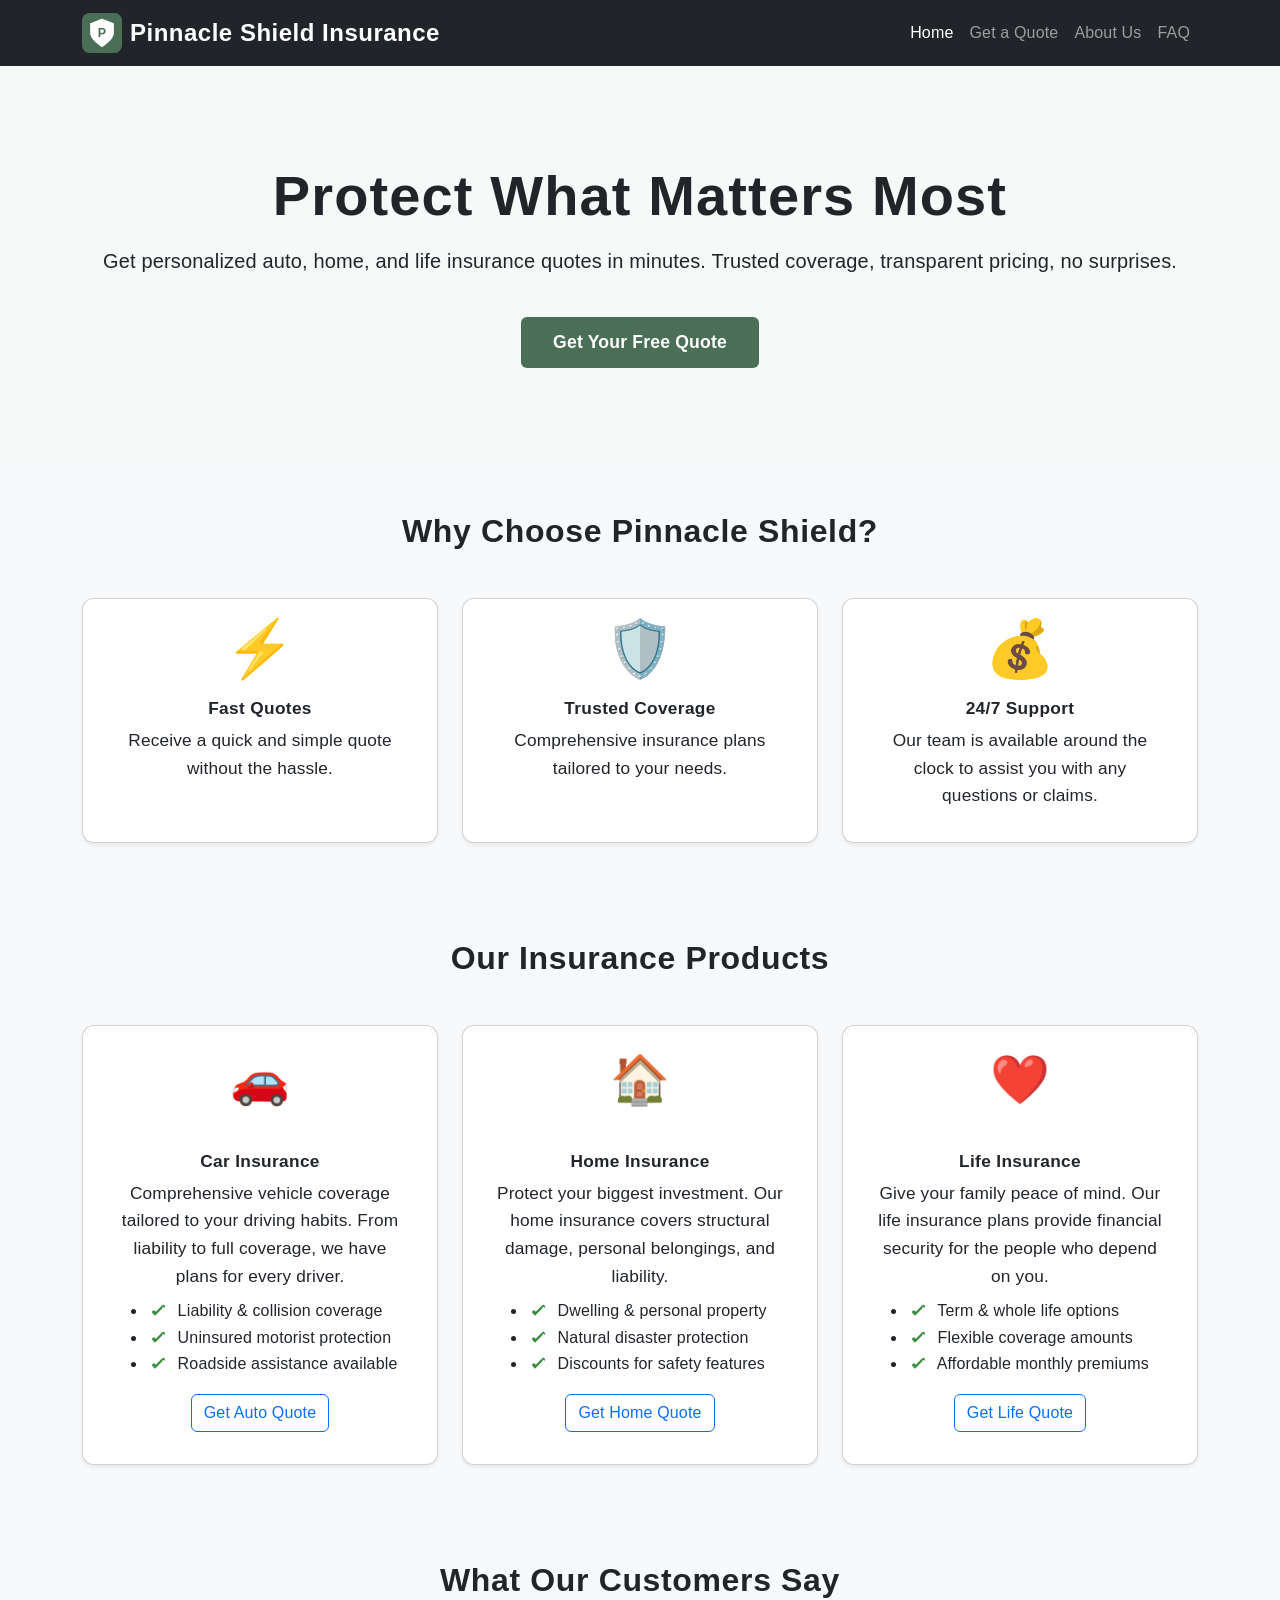
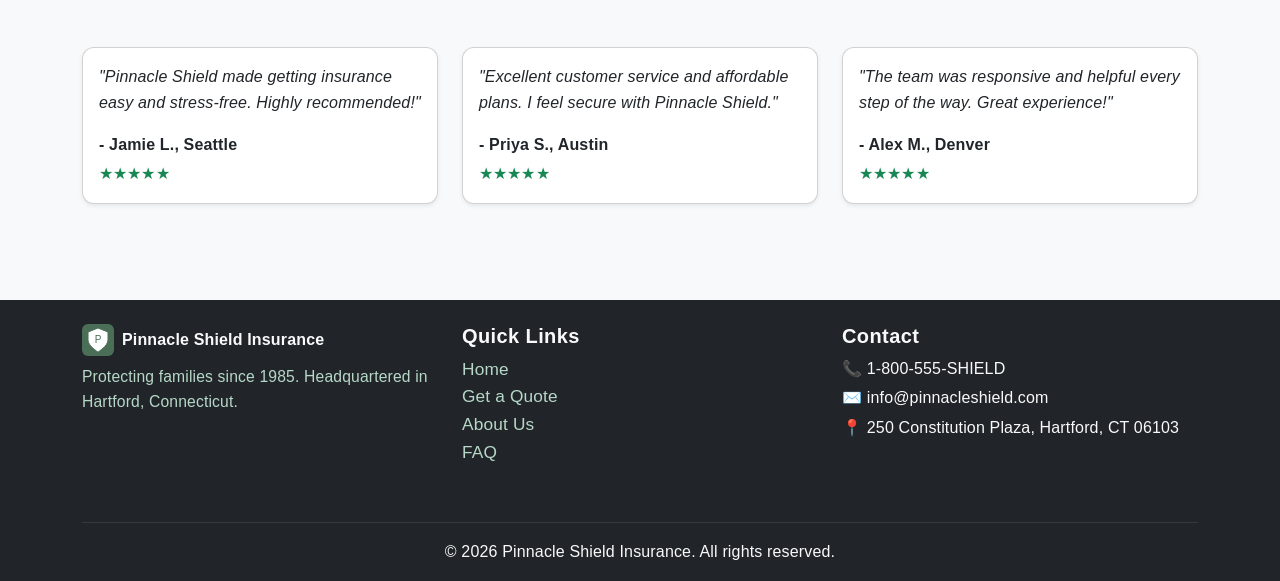
<file: index.html>
<!DOCTYPE html>
<html lang="en">
<head>
  <meta charset="UTF-8" />
  <meta name="viewport" content="width=device-width, initial-scale=1.0" />
  <title>Pinnacle Shield Insurance</title>

  <!-- Bootstrap CSS -->
  <link
    href="https://cdn.jsdelivr.net/npm/bootstrap@5.3.3/dist/css/bootstrap.min.css"
    rel="stylesheet"
  /> <!-- Custom CSS -->
  <link rel="stylesheet" href="css/styles.css" />
</head>
<body>

  <!-- Navbar -->
  <nav class="navbar navbar-expand-lg navbar-dark bg-dark">
    <div class="container">
      <a class="navbar-brand d-flex align-items-center" href="index.html">
        <svg width="40" height="40" viewBox="0 0 64 64" fill="none" xmlns="http://www.w3.org/2000/svg">
          <rect width="64" height="64" rx="12" fill="#4B6E57"/>
          <path d="M32 8L52 16V32C52 44 32 56 32 56C32 56 12 44 12 32V16L32 8Z" fill="#fff" stroke="#4B6E57" stroke-width="2"/>
          <text x="50%" y="50%" text-anchor="middle" fill="#4B6E57" font-size="20" font-family="Arial" dy=".3em">P</text>
        </svg>
        <span style="font-weight:bold; font-size:1.5rem; margin-left:8px;">Pinnacle Shield Insurance</span>
      </a>

      <button
        class="navbar-toggler"
        type="button"
        data-bs-toggle="collapse"
        data-bs-target="#navbarNav"
        aria-controls="navbarNav"
        aria-expanded="false"
        aria-label="Toggle navigation"
      >
        <span class="navbar-toggler-icon"></span>
      </button>

      <div class="collapse navbar-collapse" id="navbarNav">
        <ul class="navbar-nav ms-auto">
          <li class="nav-item">
            <a class="nav-link active" href="index.html">Home</a>
          </li>
          <li class="nav-item">
            <a class="nav-link" href="quote.html">Get a Quote</a>
          </li>
          <li class="nav-item">
            <a class="nav-link" href="about.html">About Us</a>
          </li>
          <li class="nav-item">
            <a class="nav-link" href="faq.html">FAQ</a>
          </li>
        </ul>
      </div>
    </div>
  </nav> <!-- Hero Section -->
  <header class="hero-section text-dark py-5">
    <div class="container text-center py-5">
      <h1 class="display-4 fw-bold">Protect What Matters Most</h1>
      <p class="lead mt-3">
        Get personalized auto, home, and life insurance quotes in minutes.
        Trusted coverage, transparent pricing, no surprises.
      </p>
      <a href="quote.html" class="btn get-quote-btn btn-lg mt-4">
        Get Your Free Quote
      </a>
    </div>
  </header>

  <main>
    <!-- Why Choose Us --><section class="py-5">
      <div class="container">
        <h2 class="text-center mb-5">Why Choose Pinnacle Shield?</h2>

        <div class="row g-4">
          <div class="col-md-4">
            <div class="card h-100 shadow-sm text-center p-3">
              <div class="display-4">⚡</div>
              <div class="card-body">
                <h5 class="card-title">Fast Quotes</h5>
                <p class="card-text">
                  Receive a quick and simple quote without the hassle.
                </p>
              </div>
            </div>
          </div>
          <div class="col-md-4">
            <div class="card h-100 shadow-sm text-center p-3">
              <div class="display-4">🛡️</div>
              <div class="card-body">
                <h5 class="card-title">Trusted Coverage</h5>
                <p class="card-text">
                  Comprehensive insurance plans tailored to your needs.
                </p>
              </div>
            </div>
          </div>

          <div class="col-md-4">
            <div class="card h-100 shadow-sm text-center p-3">
              <div class="display-4">💰</div>
              <div class="card-body">
                <h5 class="card-title">24/7 Support</h5>
                <p class="card-text">
                  Our team is available around the clock to assist you with any questions or claims.
                </p>
              </div>
            </div>
          </div>
        </div>
      </div>
    </section> 
    
    <!-- Insurance Products -->
    <section class="py-5 bg-light">
      <div class="container">
        <h2 class="text-center mb-5">Our Insurance Products</h2>
        <div class="row g-4">
          <div class="col-md-4">
            <div class="card h-100 shadow-sm text-center p-3">
              <span class="product-emoji">🚗</span>
              <div class="card-body">
                <h5 class="card-title">Car Insurance</h5>
                <p class="card-text mb-2">Comprehensive vehicle coverage tailored to your driving habits. From liability to full coverage, we have plans for every driver.</p>
                <ul class="product-features text-start mb-3">
                  <li><span class="feature-icon"><svg xmlns="http://www.w3.org/2000/svg" width="18" height="18" fill="#388e3c" viewBox="0 0 16 16"><path d="M13.485 1.929a1.5 1.5 0 0 1 0 2.121l-6.364 6.364-2.121-2.121a1.5 1.5 0 1 1 2.121-2.121l.707.707 5.657-5.657a1.5 1.5 0 0 1 2.121 2.121z"/></svg></span> Liability & collision coverage</li>
                  <li><span class="feature-icon"><svg xmlns="http://www.w3.org/2000/svg" width="18" height="18" fill="#388e3c" viewBox="0 0 16 16"><path d="M13.485 1.929a1.5 1.5 0 0 1 0 2.121l-6.364 6.364-2.121-2.121a1.5 1.5 0 1 1 2.121-2.121l.707.707 5.657-5.657a1.5 1.5 0 0 1 2.121 2.121z"/></svg></span> Uninsured motorist protection</li>
                  <li><span class="feature-icon"><svg xmlns="http://www.w3.org/2000/svg" width="18" height="18" fill="#388e3c" viewBox="0 0 16 16"><path d="M13.485 1.929a1.5 1.5 0 0 1 0 2.121l-6.364 6.364-2.121-2.121a1.5 1.5 0 1 1 2.121-2.121l.707.707 5.657-5.657a1.5 1.5 0 0 1 2.121 2.121z"/></svg></span> Roadside assistance available</li>
                </ul>
                <a href="quote.html" class="btn btn-outline-primary">Get Auto Quote</a>
              </div>
            </div>
          </div>
          <div class="col-md-4">
            <div class="card h-100 shadow-sm text-center p-3">
              <span class="product-emoji">🏠</span>
              <div class="card-body">
                <h5 class="card-title">Home Insurance</h5>
                <p class="card-text mb-2">Protect your biggest investment. Our home insurance covers structural damage, personal belongings, and liability.</p>
                <ul class="product-features text-start mb-3">
                  <li><span class="feature-icon"><svg xmlns="http://www.w3.org/2000/svg" width="18" height="18" fill="#388e3c" viewBox="0 0 16 16"><path d="M13.485 1.929a1.5 1.5 0 0 1 0 2.121l-6.364 6.364-2.121-2.121a1.5 1.5 0 1 1 2.121-2.121l.707.707 5.657-5.657a1.5 1.5 0 0 1 2.121 2.121z"/></svg></span> Dwelling & personal property</li>
                  <li><span class="feature-icon"><svg xmlns="http://www.w3.org/2000/svg" width="18" height="18" fill="#388e3c" viewBox="0 0 16 16"><path d="M13.485 1.929a1.5 1.5 0 0 1 0 2.121l-6.364 6.364-2.121-2.121a1.5 1.5 0 1 1 2.121-2.121l.707.707 5.657-5.657a1.5 1.5 0 0 1 2.121 2.121z"/></svg></span> Natural disaster protection</li>
                  <li><span class="feature-icon"><svg xmlns="http://www.w3.org/2000/svg" width="18" height="18" fill="#388e3c" viewBox="0 0 16 16"><path d="M13.485 1.929a1.5 1.5 0 0 1 0 2.121l-6.364 6.364-2.121-2.121a1.5 1.5 0 1 1 2.121-2.121l.707.707 5.657-5.657a1.5 1.5 0 0 1 2.121 2.121z"/></svg></span> Discounts for safety features</li>
                </ul>
                <a href="quote.html" class="btn btn-outline-primary">Get Home Quote</a>
              </div>
            </div>
          </div>
          <div class="col-md-4">
            <div class="card h-100 shadow-sm text-center p-3">
              <span class="product-emoji">❤️</span>
              <div class="card-body">
                <h5 class="card-title">Life Insurance</h5>
                <p class="card-text mb-2">Give your family peace of mind. Our life insurance plans provide financial security for the people who depend on you.</p>
                <ul class="product-features text-start mb-3">
                  <li><span class="feature-icon"><svg xmlns="http://www.w3.org/2000/svg" width="18" height="18" fill="#388e3c" viewBox="0 0 16 16"><path d="M13.485 1.929a1.5 1.5 0 0 1 0 2.121l-6.364 6.364-2.121-2.121a1.5 1.5 0 1 1 2.121-2.121l.707.707 5.657-5.657a1.5 1.5 0 0 1 2.121 2.121z"/></svg></span> Term & whole life options</li>
                  <li><span class="feature-icon"><svg xmlns="http://www.w3.org/2000/svg" width="18" height="18" fill="#388e3c" viewBox="0 0 16 16"><path d="M13.485 1.929a1.5 1.5 0 0 1 0 2.121l-6.364 6.364-2.121-2.121a1.5 1.5 0 1 1 2.121-2.121l.707.707 5.657-5.657a1.5 1.5 0 0 1 2.121 2.121z"/></svg></span> Flexible coverage amounts</li>
                  <li><span class="feature-icon"><svg xmlns="http://www.w3.org/2000/svg" width="18" height="18" fill="#388e3c" viewBox="0 0 16 16"><path d="M13.485 1.929a1.5 1.5 0 0 1 0 2.121l-6.364 6.364-2.121-2.121a1.5 1.5 0 1 1 2.121-2.121l.707.707 5.657-5.657a1.5 1.5 0 0 1 2.121 2.121z"/></svg></span> Affordable monthly premiums</li>
                </ul>
                <a href="quote.html" class="btn btn-outline-primary">Get Life Quote</a>
              </div>
            </div>
          </div>
        </div>
      </div>
    </section>
    <section class="py-5">
      <div class="container">
        <h2 class="text-center mb-5">What Our Customers Say</h2>
        <div class="row g-4">
          <div class="col-md-4">
            <div class="card h-100 shadow-sm p-3">
              <p class="fst-italic">
                "Pinnacle Shield made getting insurance easy and stress-free. Highly recommended!"
              </p>
              <p class="fw-bold mb-1">- Jamie L., Seattle</p>
              <p class="text-success mb-0">★★★★★</p>
            </div>
          </div>
          <div class="col-md-4">
            <div class="card h-100 shadow-sm p-3">
              <p class="fst-italic">
                "Excellent customer service and affordable plans. I feel secure with Pinnacle Shield."
              </p>
              <p class="fw-bold mb-1">- Priya S., Austin</p>
              <p class="text-success mb-0">★★★★★</p>
            </div>
          </div>
          <div class="col-md-4">
            <div class="card h-100 shadow-sm p-3">
              <p class="fst-italic">
                "The team was responsive and helpful every step of the way. Great experience!"
              </p>
              <p class="fw-bold mb-1">- Alex M., Denver</p>
              <p class="text-success mb-0">★★★★★</p>
            </div>
          </div>
        </div>
      </div>
    </section>
  </main> <!-- Footer -->
  <footer class="site-footer text-light pt-4 mt-5">
    <div class="container">
      <div class="row">
        <div class="col-md-4 mb-4">
          <div class="d-flex align-items-center mb-2">
            <svg width="32" height="32" viewBox="0 0 64 64" fill="none" xmlns="http://www.w3.org/2000/svg">
              <rect width="64" height="64" rx="12" fill="#4B6E57"/>
              <path d="M32 8L52 16V32C52 44 32 56 32 56C32 56 12 44 12 32V16L32 8Z" fill="#fff" stroke="#4B6E57" stroke-width="2"/>
              <text x="50%" y="50%" text-anchor="middle" fill="#4B6E57" font-size="20" font-family="Arial" dy=".3em">P</text>
            </svg>
            <span style="font-weight:bold; margin-left:8px;">Pinnacle Shield Insurance</span>
          </div>
          <span class="footer-tagline">Protecting families since 1985. Headquartered in Hartford, Connecticut.</span>
        </div>
        <div class="col-md-4 mb-4">
          <h5>Quick Links</h5>
          <ul class="list-unstyled">
            <li><a class="footer-link" href="index.html">Home</a></li>
            <li><a class="footer-link" href="quote.html">Get a Quote</a></li>
            <li><a class="footer-link" href="about.html">About Us</a></li>
            <li><a class="footer-link" href="faq.html">FAQ</a></li>
          </ul>
        </div>
        <div class="col-md-4 mb-4">
          <h5>Contact</h5>
          <p class="mb-1">📞 1-800-555-SHIELD</p>
          <p class="mb-1">✉️ info@pinnacleshield.com</p>
          <p>📍 250 Constitution Plaza, Hartford, CT 06103</p>
        </div>
      </div>
      <hr class="border-secondary" />
      <p class="text-center mb-0 pb-3">
        &copy; 2026 Pinnacle Shield Insurance. All rights reserved.
      </p>
    </div>
  </footer>

  <!-- Bootstrap JS -->
  <script src="https://cdn.jsdelivr.net/npm/bootstrap@5.3.3/dist/js/bootstrap.bundle.min.js"></script>
  <!-- Main JS -->
  <script src="js/main.js"></script>
</body>
</html>
</file>
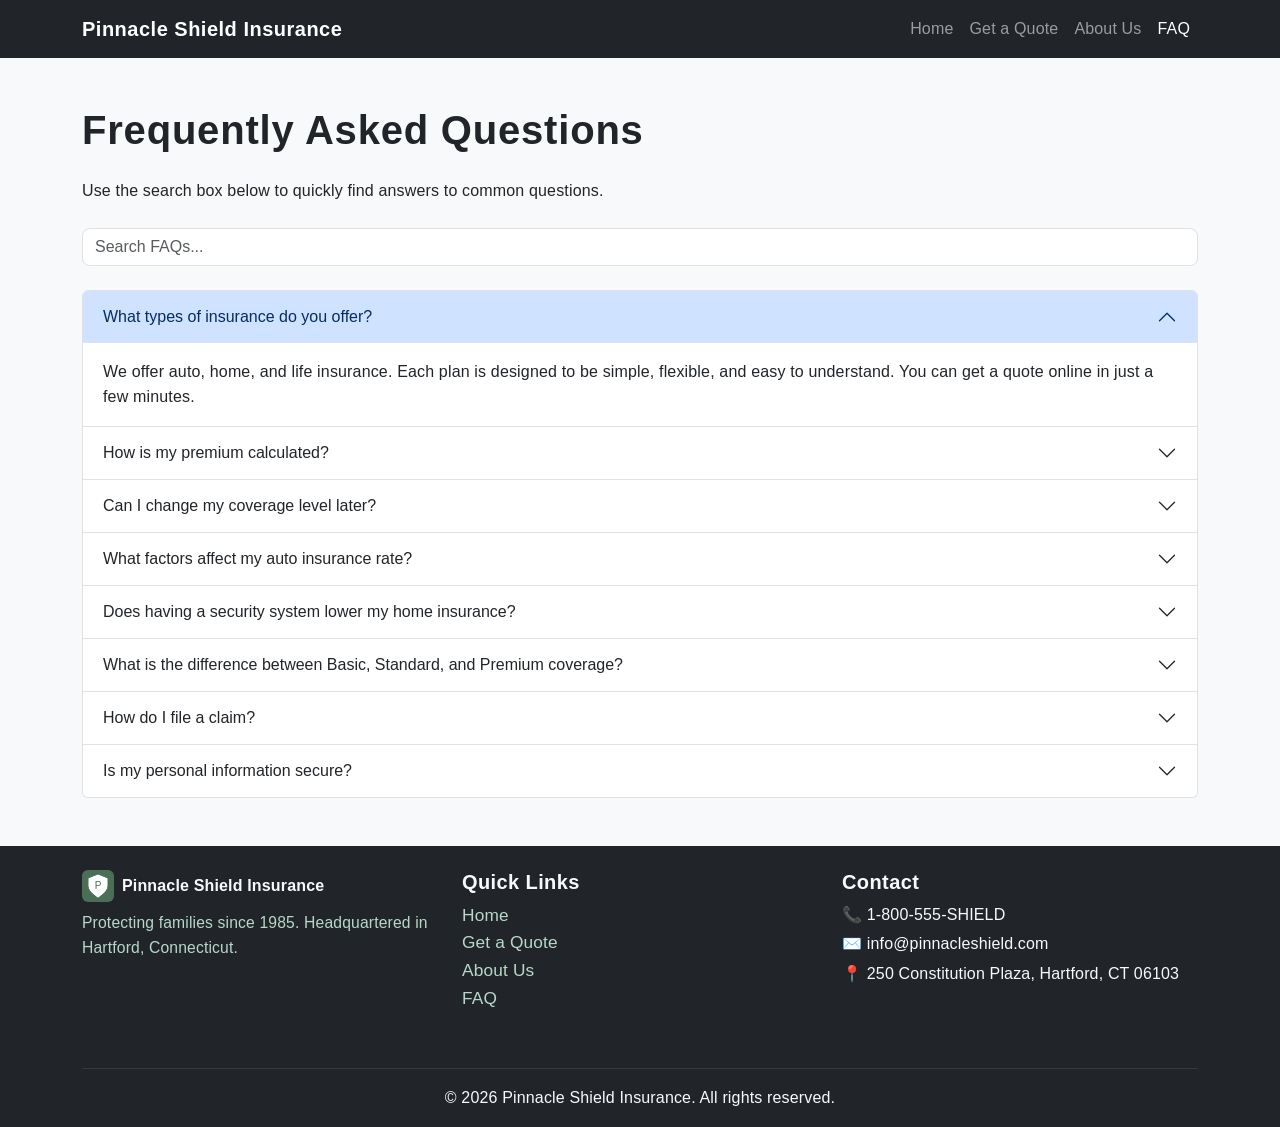
<file: faq.html>
<!DOCTYPE html>
<html lang="en">
<head>
  <meta charset="UTF-8" />
  <meta name="viewport" content="width=device-width, initial-scale=1.0" />
  <title>FAQ | Pinnacle Shield Insurance</title>

  <!-- Bootstrap CSS -->
  <link
    href="https://cdn.jsdelivr.net/npm/bootstrap@5.3.3/dist/css/bootstrap.min.css"
    rel="stylesheet"
  />

  <!-- Custom CSS -->
  <link rel="stylesheet" href="css/styles.css" />
</head>
<body>

  <!-- Navbar -->
  <nav class="navbar navbar-expand-lg navbar-dark bg-dark">
    <div class="container">
      <a class="navbar-brand" href="index.html">Pinnacle Shield Insurance</a>

      <button
        class="navbar-toggler"
        type="button"
        data-bs-toggle="collapse"
        data-bs-target="#navbarNav"
        aria-controls="navbarNav"
        aria-expanded="false"
        aria-label="Toggle navigation"
      >
        <span class="navbar-toggler-icon"></span>
      </button>

      <div class="collapse navbar-collapse" id="navbarNav">
        <ul class="navbar-nav ms-auto">
          <li class="nav-item">
            <a class="nav-link" href="index.html">Home</a>
          </li>
          <li class="nav-item">
            <a class="nav-link" href="quote.html">Get a Quote</a>
          </li>
          <li class="nav-item">
            <a class="nav-link" href="about.html">About Us</a>
          </li>
          <li class="nav-item">
            <a class="nav-link active" href="faq.html">FAQ</a>
          </li>
        </ul>
      </div>
    </div>
  </nav>

  <!-- Main content -->
  <main class="container my-5">
    <h1 class="mb-4">Frequently Asked Questions</h1>

    <p class="mb-4">
      Use the search box below to quickly find answers to common questions.
    </p>

    <!-- Search -->
    <input
      type="text"
      id="faq-search"
      class="form-control mb-4"
      placeholder="Search FAQs..."
    />

    <!-- Accordion -->
    <div class="accordion" id="faqAccordion">

      <!-- FAQ 1 -->
      <div class="accordion-item accordionitem">
        <h2 class="accordion-header" id="headingOne">
          <button
            class="accordion-button"
            type="button"
            data-bs-toggle="collapse"
            data-bs-target="#faq1"
            aria-expanded="true"
            aria-controls="faq1"
          >
            What types of insurance do you offer?
          </button>
        </h2>
        <div
          id="faq1"
          class="accordion-collapse collapse show"
          aria-labelledby="headingOne"
          data-bs-parent="#faqAccordion"
        >
          <div class="accordion-body">
            We offer auto, home, and life insurance. Each plan is designed to be simple,
            flexible, and easy to understand. You can get a quote online in just a few minutes.
          </div>
        </div>
      </div>

      <!-- FAQ 2 -->
      <div class="accordion-item accordionitem">
        <h2 class="accordion-header" id="headingTwo">
          <button
            class="accordion-button collapsed"
            type="button"
            data-bs-toggle="collapse"
            data-bs-target="#faq2"
            aria-expanded="false"
            aria-controls="faq2"
          >
            How is my premium calculated?
          </button>
        </h2>
        <div
          id="faq2"
          class="accordion-collapse collapse"
          aria-labelledby="headingTwo"
          data-bs-parent="#faqAccordion"
        >
          <div class="accordion-body">
            Your premium is based on factors such as age, ZIP code, coverage level, and
            insurance type. The quote builder uses these details to create a mock premium
            estimate for your selected plan.
          </div>
        </div>
      </div>

      <!-- FAQ 3 -->
      <div class="accordion-item accordionitem">
        <h2 class="accordion-header" id="headingThree">
          <button
            class="accordion-button collapsed"
            type="button"
            data-bs-toggle="collapse"
            data-bs-target="#faq3"
            aria-expanded="false"
            aria-controls="faq3"
          >
            Can I change my coverage level later?
          </button>
        </h2>
        <div
          id="faq3"
          class="accordion-collapse collapse"
          aria-labelledby="headingThree"
          data-bs-parent="#faqAccordion"
        >
          <div class="accordion-body">
            Yes, you can change your coverage level later if your needs change. Our team can
            help you adjust your plan so it continues to fit your situation.
          </div>
        </div>
      </div>

      <!-- FAQ 4 -->
      <div class="accordion-item accordionitem">
        <h2 class="accordion-header" id="headingFour">
          <button
            class="accordion-button collapsed"
            type="button"
            data-bs-toggle="collapse"
            data-bs-target="#faq4"
            aria-expanded="false"
            aria-controls="faq4"
          >
            What factors affect my auto insurance rate?
          </button>
        </h2>
        <div
          id="faq4"
          class="accordion-collapse collapse"
          aria-labelledby="headingFour"
          data-bs-parent="#faqAccordion"
        >
          <div class="accordion-body">
            Auto insurance rates may be affected by age, driving history, vehicle year,
            annual mileage, and coverage level. Safer driving habits and lower mileage
            may help reduce your premium.
          </div>
        </div>
      </div>

      <!-- FAQ 5 -->
      <div class="accordion-item accordionitem">
        <h2 class="accordion-header" id="headingFive">
          <button
            class="accordion-button collapsed"
            type="button"
            data-bs-toggle="collapse"
            data-bs-target="#faq5"
            aria-expanded="false"
            aria-controls="faq5"
          >
            Does having a security system lower my home insurance?
          </button>
        </h2>
        <div
          id="faq5"
          class="accordion-collapse collapse"
          aria-labelledby="headingFive"
          data-bs-parent="#faqAccordion"
        >
          <div class="accordion-body">
            Yes, having a security system can reduce your home insurance premium. Fire
            sprinklers may also lower the cost because they reduce risk to the home.
          </div>
        </div>
      </div>

      <!-- FAQ 6 -->
      <div class="accordion-item accordionitem">
        <h2 class="accordion-header" id="headingSix">
          <button
            class="accordion-button collapsed"
            type="button"
            data-bs-toggle="collapse"
            data-bs-target="#faq6"
            aria-expanded="false"
            aria-controls="faq6"
          >
            What is the difference between Basic, Standard, and Premium coverage?
          </button>
        </h2>
        <div
          id="faq6"
          class="accordion-collapse collapse"
          aria-labelledby="headingSix"
          data-bs-parent="#faqAccordion"
        >
          <div class="accordion-body">
            Basic is the lowest coverage level, Standard offers a balanced middle option,
            and Premium provides the most comprehensive protection. The right choice depends
            on your budget and how much coverage you want.
          </div>
        </div>
      </div>

      <!-- FAQ 7 -->
      <div class="accordion-item accordionitem">
        <h2 class="accordion-header" id="headingSeven">
          <button
            class="accordion-button collapsed"
            type="button"
            data-bs-toggle="collapse"
            data-bs-target="#faq7"
            aria-expanded="false"
            aria-controls="faq7"
          >
            How do I file a claim?
          </button>
        </h2>
        <div
          id="faq7"
          class="accordion-collapse collapse"
          aria-labelledby="headingSeven"
          data-bs-parent="#faqAccordion"
        >
          <div class="accordion-body">
            You can file a claim by contacting our support team or using our online claim
            process. We will guide you through the next steps and help you understand what
            information is needed.
          </div>
        </div>
      </div>

      <!-- FAQ 8 -->
      <div class="accordion-item accordionitem">
        <h2 class="accordion-header" id="headingEight">
          <button
            class="accordion-button collapsed"
            type="button"
            data-bs-toggle="collapse"
            data-bs-target="#faq8"
            aria-expanded="false"
            aria-controls="faq8"
          >
            Is my personal information secure?
          </button>
        </h2>
        <div
          id="faq8"
          class="accordion-collapse collapse"
          aria-labelledby="headingEight"
          data-bs-parent="#faqAccordion"
        >
          <div class="accordion-body">
            Yes, we take security seriously and use safe practices to protect your personal
            information. Your data is handled carefully and only used for your quote and
            insurance needs.
          </div>
        </div>
      </div>

    </div>
  </main>

  <!-- Footer -->
  <footer class="site-footer text-light pt-4 mt-5">
    <div class="container">
      <div class="row">
        <div class="col-md-4 mb-4">
          <div class="d-flex align-items-center mb-2">
            <svg width="32" height="32" viewBox="0 0 64 64" fill="none" xmlns="http://www.w3.org/2000/svg">
              <rect width="64" height="64" rx="12" fill="#4B6E57"/>
              <path d="M32 8L52 16V32C52 44 32 56 32 56C32 56 12 44 12 32V16L32 8Z" fill="#fff" stroke="#4B6E57" stroke-width="2"/>
              <text x="50%" y="50%" text-anchor="middle" fill="#4B6E57" font-size="20" font-family="Arial" dy=".3em">P</text>
            </svg>
            <span style="font-weight:bold; margin-left:8px;">Pinnacle Shield Insurance</span>
          </div>
          <span class="footer-tagline">Protecting families since 1985. Headquartered in Hartford, Connecticut.</span>
        </div>
        <div class="col-md-4 mb-4">
          <h5>Quick Links</h5>
          <ul class="list-unstyled">
            <li><a class="footer-link" href="index.html">Home</a></li>
            <li><a class="footer-link" href="quote.html">Get a Quote</a></li>
            <li><a class="footer-link" href="about.html">About Us</a></li>
            <li><a class="footer-link" href="faq.html">FAQ</a></li>
          </ul>
        </div>
        <div class="col-md-4 mb-4">
          <h5>Contact</h5>
          <p class="mb-1">📞 1-800-555-SHIELD</p>
          <p class="mb-1">✉️ info@pinnacleshield.com</p>
          <p>📍 250 Constitution Plaza, Hartford, CT 06103</p>
        </div>
      </div>
      <hr class="border-secondary" />
      <p class="text-center mb-0 pb-3">
        &copy; 2026 Pinnacle Shield Insurance. All rights reserved.
      </p>
    </div>
  </footer>

  <!-- Bootstrap JS -->
  <script
    src="https://cdn.jsdelivr.net/npm/bootstrap@5.3.3/dist/js/bootstrap.bundle.min.js"
  ></script>

  <!-- Main JS -->
  <script src="js/main.js"></script>
  <script>
    var searchInput = document.getElementById('faq-search');
    if (searchInput) {
      searchInput.addEventListener('input', function() {
        var searchTerm = this.value.toLowerCase();
        var items = document.querySelectorAll('.accordionitem');
        items.forEach(function(item) {
          var text = item.textContent.toLowerCase();
          if (text.indexOf(searchTerm) !== -1) {
            item.style.display = '';
          } else {
            item.style.display = 'none';
          }
        });
      });
    }
  </script>
</body>
</html>
</file>
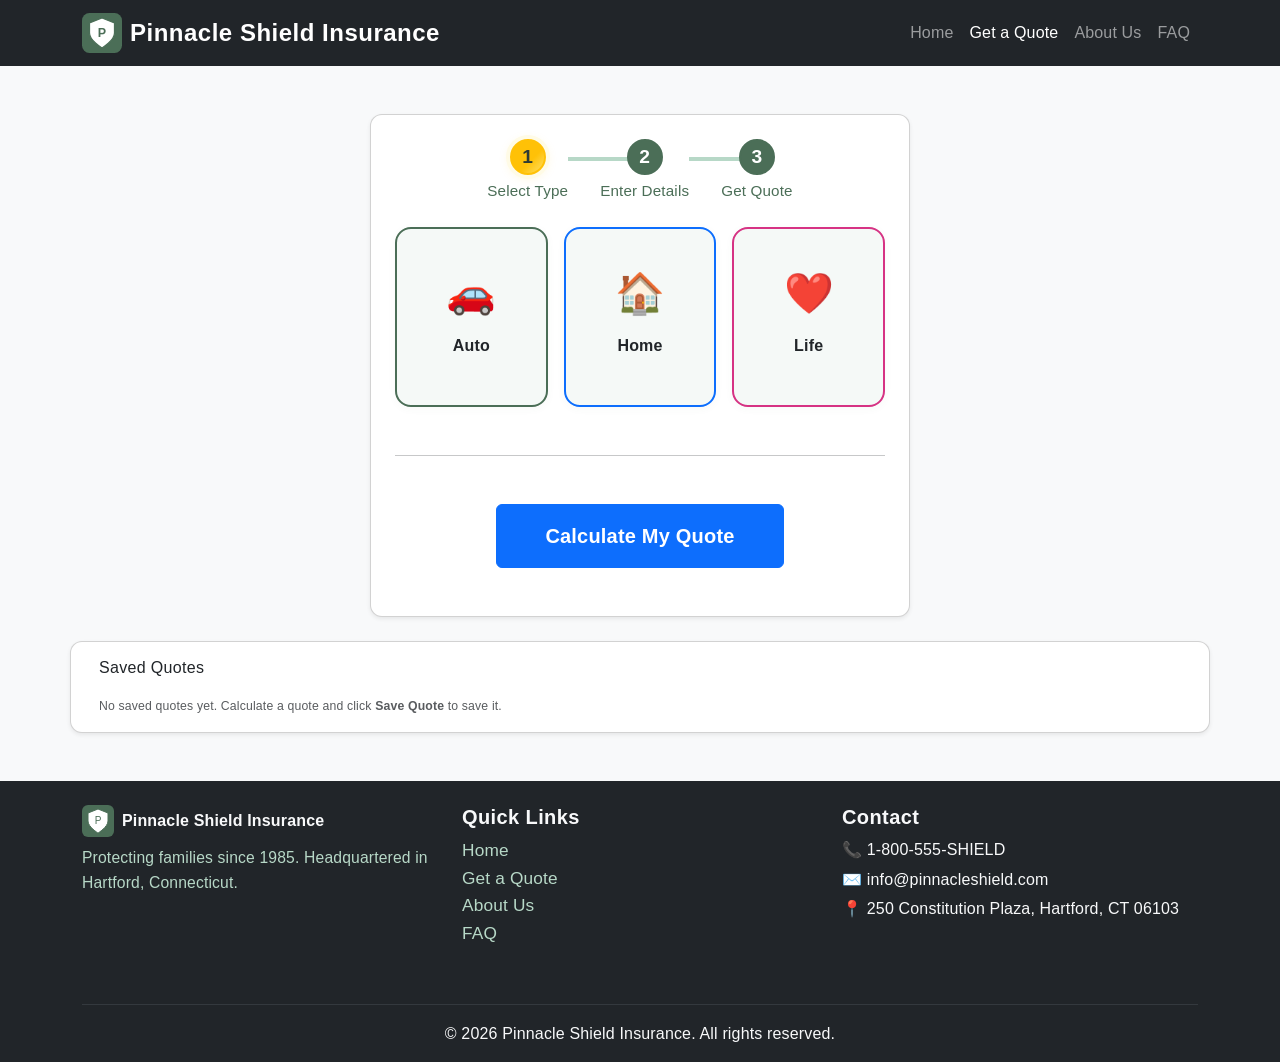
<file: quote.html>
<!DOCTYPE html>
<html lang="en">
<head>
  <meta charset="UTF-8" />
  <meta name="viewport" content="width=device-width, initial-scale=1.0" />
  <title>Get a Quote | Pinnacle Shield Insurance</title>

  <!-- Bootstrap CSS -->
  <link
    href="https://cdn.jsdelivr.net/npm/bootstrap@5.3.3/dist/css/bootstrap.min.css"
    rel="stylesheet"
  />

  <!-- Custom CSS -->
  <link rel="stylesheet" href="css/styles.css" />
</head>
<body>

  <!-- Navbar -->
  <nav class="navbar navbar-expand-lg navbar-dark bg-dark">
    <div class="container">
      <a class="navbar-brand d-flex align-items-center" href="index.html">
        <svg width="40" height="40" viewBox="0 0 64 64" fill="none" xmlns="http://www.w3.org/2000/svg">
          <rect width="64" height="64" rx="12" fill="#4B6E57"/>
          <path d="M32 8L52 16V32C52 44 32 56 32 56C32 56 12 44 12 32V16L32 8Z" fill="#fff" stroke="#4B6E57" stroke-width="2"/>
          <text x="50%" y="50%" text-anchor="middle" fill="#4B6E57" font-size="20" font-family="Arial" dy=".3em">P</text>
        </svg>
        <span style="font-weight:bold; font-size:1.5rem; margin-left:8px;">Pinnacle Shield Insurance</span>
      </a>
      <button
        class="navbar-toggler"
        type="button"
        data-bs-toggle="collapse"
        data-bs-target="#navbarNav"
        aria-controls="navbarNav"
        aria-expanded="false"
        aria-label="Toggle navigation"
      >
        <span class="navbar-toggler-icon"></span>
      </button>
      <div class="collapse navbar-collapse" id="navbarNav">
        <ul class="navbar-nav ms-auto">
          <li class="nav-item">
            <a class="nav-link" href="index.html">Home</a>
          </li>
          <li class="nav-item">
            <a class="nav-link active" href="quote.html">Get a Quote</a>
          </li>
          <li class="nav-item">
            <a class="nav-link" href="about.html">About Us</a>
          </li>
          <li class="nav-item">
            <a class="nav-link" href="faq.html">FAQ</a>
          </li>
        </ul>
      </div>
    </div>
  </nav>

  <main class="container my-5">
    <div class="row justify-content-center">
      <div class="col-lg-7 col-md-9">
        <form id="quoteForm" class="card shadow-sm p-4 mx-auto" style="max-width: 540px;">
          <div class="mb-3 text-center">
            <div class="step-progress mb-4">
              <div class="step active">
                <span class="step-number">1</span>
                <span class="step-label">Select Type</span>
              </div>
              <div class="step">
                <span class="step-number">2</span>
                <span class="step-label">Enter Details</span>
              </div>
              <div class="step">
                <span class="step-number">3</span>
                <span class="step-label">Get Quote</span>
              </div>
            </div>
            <div class="row g-3 insurance-type-cards justify-content-center">
                <!-- Hidden radio group for insuranceType to support JS logic -->
                <div style="display:none;">
                  <input type="radio" name="insuranceType" id="insuranceTypeAuto" value="auto">
                  <input type="radio" name="insuranceType" id="insuranceTypeHome" value="home">
                  <input type="radio" name="insuranceType" id="insuranceTypeLife" value="life">
                </div>
              <div class="col-4">
                <div class="insurance-card insurance-auto selectable" data-type="auto" tabindex="0">
                  <div class="insurance-icon mb-2">🚗</div>
                  <div class="fw-semibold">Auto</div>
                </div>
              </div>
              <div class="col-4">
                <div class="insurance-card insurance-home selectable" data-type="home" tabindex="0">
                  <div class="insurance-icon mb-2">🏠</div>
                  <div class="fw-semibold">Home</div>
                </div>
              </div>
              <div class="col-4">
                <div class="insurance-card insurance-life selectable" data-type="life" tabindex="0">
                  <div class="insurance-icon mb-2">❤️</div>
                  <div class="fw-semibold">Life</div>
                </div>
              </div>
            </div>
          </div>
          <hr class="my-4" />
                  <!-- Dynamic Details Section: Only one, shown by JS -->
                  <div id="details-section" class="hidden">
                    <!-- Auto Fields -->
                    <div id="auto-fields" class="hidden">
                      <h3 class="h5 mb-3">Auto Insurance Details</h3>
                      <div class="mb-3">
                        <label for="autoName" class="form-label">Full Name</label>
                        <input type="text" class="form-control" id="autoName" name="autoName">
                        <div class="invalid-feedback">Please enter at least 2 characters for your full name.</div>
                      </div>
                      <div class="mb-3">
                        <label for="autoAge" class="form-label">Age</label>
                        <input type="number" class="form-control" id="autoAge" name="autoAge">
                        <div class="invalid-feedback">Please enter a valid age between 16 and 100.</div>
                      </div>
                      <div class="mb-3">
                        <label for="autoZip" class="form-label">ZIP Code</label>
                        <input type="text" class="form-control" id="autoZip" name="autoZip">
                        <div class="invalid-feedback">ZIP code must be exactly 5 digits.</div>
                      </div>
                      <div class="mb-3">
                        <label for="vehicleYear" class="form-label">Vehicle Year</label>
                        <input type="number" class="form-control" id="vehicleYear" name="vehicleYear">
                        <div class="invalid-feedback">Vehicle year must be between 1990 and 2026.</div>
                      </div>
                      <div class="mb-3">
                        <label for="vehicleMake" class="form-label">Vehicle Make</label>
                        <select class="form-select" id="vehicleMake" name="vehicleMake">
                          <option value="">Select a make</option>
                          <option value="Toyota">Toyota</option>
                          <option value="Honda">Honda</option>
                          <option value="Ford">Ford</option>
                          <option value="BMW">BMW</option>
                          <option value="Tesla">Tesla</option>
                          <option value="Other">Other</option>
                        </select>
                        <div class="invalid-feedback">Please select a vehicle make.</div>
                      </div>
                      <div class="mb-3">
                        <label for="vehicleModel" class="form-label">Vehicle Model</label>
                        <input type="text" class="form-control" id="vehicleModel" name="vehicleModel">
                        <div class="invalid-feedback">Please enter at least 2 characters for the vehicle model.</div>
                      </div>
                      <div class="mb-3">
                        <label for="annualMileage" class="form-label">Annual Mileage</label>
                        <select class="form-select" id="annualMileage" name="annualMileage">
                          <option value="">Select mileage</option>
                          <option value="under5000">Under 5,000</option>
                          <option value="5000-10000">5,000-10,000</option>
                          <option value="10001-15000">10,001-15,000</option>
                          <option value="15001-20000">15,001-20,000</option>
                          <option value="over20000">Over 20,000</option>
                        </select>
                        <div class="invalid-feedback">Please select annual mileage.</div>
                      </div>
                      <div class="mb-3">
                        <label for="drivingRecord" class="form-label">Driving Record</label>
                        <select class="form-select" id="drivingRecord" name="drivingRecord">
                          <option value="">Select record</option>
                          <option value="clean">Clean</option>
                          <option value="1ticket">1 Ticket</option>
                          <option value="2plus">2+ Tickets</option>
                          <option value="accident">Accident in Last 3 Years</option>
                        </select>
                        <div class="invalid-feedback">Please select your driving record.</div>
                      </div>
                      <div class="mb-3">
                        <label class="form-label d-block">Coverage Level</label>
                        <div class="form-check form-check-inline">
                          <input class="form-check-input" type="radio" name="autoCoverage" id="autoBasic" value="basic">
                          <label class="form-check-label" for="autoBasic">Basic</label>
                        </div>
                        <div class="form-check form-check-inline">
                          <input class="form-check-input" type="radio" name="autoCoverage" id="autoStandard" value="standard">
                          <label class="form-check-label" for="autoStandard">Standard</label>
                        </div>
                        <div class="form-check form-check-inline">
                          <input class="form-check-input" type="radio" name="autoCoverage" id="autoPremium" value="premium">
                          <label class="form-check-label" for="autoPremium">Premium</label>
                        </div>
                        <div class="text-danger small mt-1" id="autoCoverageError"></div>
                      </div>
                    </div>
                    <!-- Home Fields -->
                    <div id="home-fields" class="hidden">
                      <h3 class="h5 mb-3">Home Insurance Details</h3>
                      <div class="mb-3">
                        <label for="homeName" class="form-label">Full Name</label>
                        <input type="text" class="form-control" id="homeName" name="homeName">
                        <div class="invalid-feedback">Please enter at least 2 characters for your full name.</div>
                      </div>
                      <div class="mb-3">
                        <label for="homeAge" class="form-label">Age</label>
                        <input type="number" class="form-control" id="homeAge" name="homeAge">
                        <div class="invalid-feedback">Please enter a valid age between 18 and 100.</div>
                      </div>
                      <div class="mb-3">
                        <label for="homeZip" class="form-label">ZIP Code</label>
                        <input type="text" class="form-control" id="homeZip" name="homeZip">
                        <div class="invalid-feedback">ZIP code must be exactly 5 digits.</div>
                      </div>
                      <div class="mb-3">
                        <label for="homeValue" class="form-label">Home Value</label>
                        <input type="number" class="form-control" id="homeValue" name="homeValue">
                        <div class="invalid-feedback">Home value must be at least $50,000.</div>
                      </div>
                      <div class="mb-3">
                        <label for="yearBuilt" class="form-label">Year Built</label>
                        <input type="number" class="form-control" id="yearBuilt" name="yearBuilt">
                        <div class="invalid-feedback">Year built must be between 1900 and 2026.</div>
                      </div>
                      <div class="mb-3">
                        <label for="squareFootage" class="form-label">Square Footage</label>
                        <input type="number" class="form-control" id="squareFootage" name="squareFootage">
                        <div class="invalid-feedback">Square footage must be between 500 and 10,000.</div>
                      </div>
                      <div class="mb-3">
                        <label for="constructionType" class="form-label">Construction Type</label>
                        <select class="form-select" id="constructionType" name="constructionType">
                          <option value="">Select construction type</option>
                          <option value="wood">Wood Frame</option>
                          <option value="brick">Brick</option>
                          <option value="concrete">Concrete</option>
                          <option value="steel">Steel</option>
                        </select>
                        <div class="invalid-feedback">Please select a construction type.</div>
                      </div>
                      <div class="mb-3">
                        <div class="form-check">
                          <input class="form-check-input" type="checkbox" id="securitySystem" name="securitySystem">
                          <label class="form-check-label" for="securitySystem">Has Security System</label>
                        </div>
                      </div>
                      <div class="mb-3">
                        <div class="form-check">
                          <input class="form-check-input" type="checkbox" id="fireSprinklers" name="fireSprinklers">
                          <label class="form-check-label" for="fireSprinklers">Has Fire Sprinklers</label>
                        </div>
                      </div>
                      <div class="mb-3">
                        <label class="form-label d-block">Coverage Level</label>
                        <div class="form-check form-check-inline">
                          <input class="form-check-input" type="radio" name="homeCoverage" id="homeBasic" value="basic">
                          <label class="form-check-label" for="homeBasic">Basic</label>
                        </div>
                        <div class="form-check form-check-inline">
                          <input class="form-check-input" type="radio" name="homeCoverage" id="homeStandard" value="standard">
                          <label class="form-check-label" for="homeStandard">Standard</label>
                        </div>
                        <div class="form-check form-check-inline">
                          <input class="form-check-input" type="radio" name="homeCoverage" id="homePremium" value="premium">
                          <label class="form-check-label" for="homePremium">Premium</label>
                        </div>
                        <div class="text-danger small mt-1" id="homeCoverageError"></div>
                      </div>
                    </div>
                    <!-- Life Fields -->
                    <div id="life-fields" class="hidden">
                      <h3 class="h5 mb-3">Life Insurance Details</h3>
                      <div class="mb-3">
                        <label for="lifeName" class="form-label">Full Name</label>
                        <input type="text" class="form-control" id="lifeName" name="lifeName">
                        <div class="invalid-feedback">Please enter at least 2 characters for your full name.</div>
                      </div>
                      <div class="mb-3">
                        <label for="lifeAge" class="form-label">Age</label>
                        <input type="number" class="form-control" id="lifeAge" name="lifeAge">
                        <div class="invalid-feedback">Please enter a valid age between 18 and 85.</div>
                      </div>
                      <div class="mb-3">
                        <label for="lifeZip" class="form-label">ZIP Code</label>
                        <input type="text" class="form-control" id="lifeZip" name="lifeZip">
                        <div class="invalid-feedback">ZIP code must be exactly 5 digits.</div>
                      </div>
                      <div class="mb-3">
                        <label for="gender" class="form-label">Gender</label>
                        <select class="form-select" id="gender" name="gender">
                          <option value="">Select gender</option>
                          <option value="male">Male</option>
                          <option value="female">Female</option>
                          <option value="nonbinary">Non-binary</option>
                        </select>
                        <div class="invalid-feedback">Please select your gender.</div>
                      </div>
                      <div class="mb-3">
                        <label class="form-label d-block">Smoker</label>
                        <div class="form-check form-check-inline">
                          <input class="form-check-input" type="radio" name="smoker" id="smokerYes" value="yes">
                          <label class="form-check-label" for="smokerYes">Yes</label>
                        </div>
                        <div class="form-check form-check-inline">
                          <input class="form-check-input" type="radio" name="smoker" id="smokerNo" value="no">
                          <label class="form-check-label" for="smokerNo">No</label>
                        </div>
                        <div class="text-danger small mt-1" id="smokerError"></div>
                      </div>
                      <div class="mb-3">
                        <label for="coverageAmount" class="form-label">Coverage Amount</label>
                        <select class="form-select" id="coverageAmount" name="coverageAmount">
                          <option value="">Select amount</option>
                          <option value="100000">$100,000</option>
                          <option value="250000">$250,000</option>
                          <option value="500000">$500,000</option>
                          <option value="1000000">$1,000,000</option>
                        </select>
                        <div class="invalid-feedback">Please select a coverage amount.</div>
                      </div>
                      <div class="mb-3">
                        <label for="exerciseFrequency" class="form-label">Exercise Frequency</label>
                        <select class="form-select" id="exerciseFrequency" name="exerciseFrequency">
                          <option value="">Select frequency</option>
                          <option value="rarely">Rarely</option>
                          <option value="1-2">1-2 times/week</option>
                          <option value="3-4">3-4 times/week</option>
                          <option value="5plus">5+ times/week</option>
                        </select>
                        <div class="invalid-feedback">Please select your exercise frequency.</div>
                      </div>
                      <div class="mb-3">
                        <div class="form-check">
                          <input class="form-check-input" type="checkbox" id="preExistingConditions" name="preExistingConditions">
                          <label class="form-check-label" for="preExistingConditions">Pre-existing Conditions</label>
                        </div>
                      </div>
                      <div class="mb-3">
                        <label class="form-label d-block">Coverage Level</label>
                        <div class="form-check form-check-inline">
                          <input class="form-check-input" type="radio" name="lifeCoverage" id="lifeBasic" value="basic">
                          <label class="form-check-label" for="lifeBasic">Basic</label>
                        </div>
                        <div class="form-check form-check-inline">
                          <input class="form-check-input" type="radio" name="lifeCoverage" id="lifeStandard" value="standard">
                          <label class="form-check-label" for="lifeStandard">Standard</label>
                        </div>
                        <div class="form-check form-check-inline">
                          <input class="form-check-input" type="radio" name="lifeCoverage" id="lifePremium" value="premium">
                          <label class="form-check-label" for="lifePremium">Premium</label>
                        </div>
                        <div class="text-danger small mt-1" id="lifeCoverageError"></div>
                      </div>
                    </div>
                    <!-- Error summary for validation -->
                    <div id="formErrorSummary" class="alert alert-danger d-none mt-3" role="alert"></div>
                  </div>
                  <!-- Calculate Button (always visible when details-section is shown) -->
                  <div id="calculate-section" class="d-flex justify-content-center my-4 hidden">
                    <button type="button" id="calculateQuoteBtn" class="btn btn-primary px-5 py-3 fs-5 fw-bold">Calculate My Quote</button>
                  </div>
                  </div>
        </form>
        <!-- Only one Saved Quotes Section (below button, always visible) -->
        <div class="card shadow-sm mt-4 mb-0">
          <div class="card-body">
            <h2 class="h6 mb-3">Saved Quotes</h2>
            <div id="savedQuotesList" class="text-muted small">No saved quotes yet. Calculate a quote and click <b>Save Quote</b> to save it.</div>
          </div>
        </div>
        <!-- Only one Results Section -->
        <div id="resultsSection" class="hidden mt-5">
          <div class="card shadow-sm">
            <div class="card-body">
              <h2 class="card-title mb-3">Quote Results</h2>
              <div class="row mb-2">
                <div class="col-6 col-md-6"><strong>Name:</strong> <span id="quoteName"></span></div>
                <div class="col-6 col-md-6"><strong>Type:</strong> <span id="quoteType"></span></div>
              </div>
              <div class="row mb-2">
                <div class="col-6 col-md-6"><strong>Monthly:</strong> <span id="monthlyPremium"></span></div>
                <div class="col-6 col-md-6"><strong>Annual:</strong> <span id="annualPremium"></span></div>
              </div>
              <h3 class="h6 mt-4">Factor Breakdown</h3>
              <div class="table-responsive mb-3">
                <table class="table table-striped">
                  <thead>
                    <tr>
                      <th>Factor</th>
                      <th>Your Info</th>
                      <th>Impact</th>
                    </tr>
                  </thead>
                  <tbody id="breakdownBody"></tbody>
                </table>
              </div>
              <div class="d-flex gap-2 justify-content-center mt-3">
                <button type="button" id="saveQuoteBtn" class="btn btn-success">Save Quote</button>
                <button type="button" id="anotherQuoteBtn" class="btn btn-secondary">Get Another Quote</button>
              </div>
            </div>
          </div>
        </div>
      </div>
    </div>
  </main>


  <!-- Footer -->
  <footer class="site-footer text-light pt-4 mt-5">
    <div class="container">
      <div class="row">
        <div class="col-md-4 mb-4">
          <div class="d-flex align-items-center mb-2">
            <svg width="32" height="32" viewBox="0 0 64 64" fill="none" xmlns="http://www.w3.org/2000/svg">
              <rect width="64" height="64" rx="12" fill="#4B6E57"/>
              <path d="M32 8L52 16V32C52 44 32 56 32 56C32 56 12 44 12 32V16L32 8Z" fill="#fff" stroke="#4B6E57" stroke-width="2"/>
              <text x="50%" y="50%" text-anchor="middle" fill="#4B6E57" font-size="20" font-family="Arial" dy=".3em">P</text>
            </svg>
            <span style="font-weight:bold; margin-left:8px;">Pinnacle Shield Insurance</span>
          </div>
          <span class="footer-tagline">Protecting families since 1985. Headquartered in Hartford, Connecticut.</span>
        </div>
        <div class="col-md-4 mb-4">
          <h5>Quick Links</h5>
          <ul class="list-unstyled">
            <li><a class="footer-link" href="index.html">Home</a></li>
            <li><a class="footer-link" href="quote.html">Get a Quote</a></li>
            <li><a class="footer-link" href="about.html">About Us</a></li>
            <li><a class="footer-link" href="faq.html">FAQ</a></li>
          </ul>
        </div>
        <div class="col-md-4 mb-4">
          <h5>Contact</h5>
          <p class="mb-1">📞 1-800-555-SHIELD</p>
          <p class="mb-1">✉️ info@pinnacleshield.com</p>
          <p>📍 250 Constitution Plaza, Hartford, CT 06103</p>
        </div>
      </div>
      <hr class="border-secondary" />
      <p class="text-center mb-0 pb-3">
        &copy; 2026 Pinnacle Shield Insurance. All rights reserved.
      </p>
    </div>
  </footer>

  <!-- Bootstrap JS -->
  <script
    src="https://cdn.jsdelivr.net/npm/bootstrap@5.3.3/dist/js/bootstrap.bundle.min.js"
  ></script>

  <!-- Quote JS -->
  <script src="js/quote.js"></script>
</body>
</html>
 
</file>
<file: css/styles.css>
/* Product features icon style */
.feature-icon {
  display: inline-block;
  vertical-align: middle;
  margin-right: 0.5em;
}

/* Improve font and text look site-wide */
body, .card, .btn, .navbar, .site-footer {
  font-family: 'Segoe UI', 'Roboto', Arial, sans-serif;
  letter-spacing: 0.01em;
}
h1, h2, h3, h4, h5, h6 {
  font-family: 'Segoe UI Semibold', 'Roboto Slab', Arial, sans-serif;
  font-weight: 600;
  letter-spacing: 0.02em;
}
.card-title, .card-text, .footer-tagline, .footer-link {
  font-size: 1.08rem;
}
.product-emoji {
  font-size: 2.2rem;
  margin-bottom: 0.5rem;
}
.footer-tagline {
  display: block;
  margin-top: 0.15rem;
  margin-left: 0;
  font-size: 0.98rem;
  color: #b7d8c7;
}
/* Light green band for Key Statistics */
.about-green-band {
  background: linear-gradient(90deg,#e8f5e9 80%,#c8e6c9 100%);
}
/* =============================
   ABOUT PAGE CUSTOM SECTIONS
============================== */
.stat-card {
  transition: transform 0.18s, box-shadow 0.18s;
}
.stat-card:hover {
  transform: translateY(-4px) scale(1.04);
  box-shadow: 0 8px 32px rgba(25, 118, 210, 0.13);
}
.about-blue-band {
  background: linear-gradient(90deg,#1976d2 80%,#42a5f5 100%);
}
.about-blue-band .stat-card {
  background: #fff;
  border: none;
}
.about-blue-band h2 {
  color: #fff;
}
@media (max-width: 991px) {
  .about-blue-band .stat-card {
    margin-bottom: 1.5rem;
  }
}
@media (max-width: 767px) {
  .about-blue-band .stat-card {
    min-width: 140px;
    padding: 1.2rem 0.5rem;
  }
}

/* Footer dark theme */
.site-footer {
  background: #222c2a;
  color: #e0e0e0;
}
.site-footer .footer-link {
  color: #b7d8c7;
  text-decoration: none;
  transition: color 0.18s;
}
.site-footer .footer-link:hover {
  color: #fff;
  text-decoration: underline;
}
.site-footer hr {
  border-color: #3a4a47;
}
/* Field error styling for quote form */
.is-invalid {
  border-color: #dc3545 !important;
  box-shadow: 0 0 0 2px #f8d7da !important;
  animation: shake 0.18s linear 1;
}
@keyframes shake {
  0% { transform: translateX(0); }
  30% { transform: translateX(-4px); }
  60% { transform: translateX(4px); }
  100% { transform: translateX(0); }
}
.invalid-feedback {
  color: #dc3545;
  display: none;
  font-size: 0.95em;
  margin-top: 0.15rem;
}
/* =========================================
   QUOTE FORM LAYOUT & BUTTON
========================================= */
.calculate-quote-btn {
  background: linear-gradient(90deg, #4B6E57 70%, #6fcf97 100%);
  color: #fff;
  border: none;
  border-radius: 2rem;
  font-size: 1.25rem;
  font-weight: bold;
  box-shadow: 0 2px 8px rgba(75, 110, 87, 0.08);
  transition: background 0.2s, box-shadow 0.2s, transform 0.18s;
}
.calculate-quote-btn:hover, .calculate-quote-btn:focus {
  background: linear-gradient(90deg, #35513e 70%, #4B6E57 100%);
  color: #fff;
  box-shadow: 0 8px 24px rgba(75, 110, 87, 0.18);
  transform: translateY(-2px) scale(1.04);
}
.insurance-card[data-type="auto"]::after {
  content: "Get a car insurance quote";
  position: absolute;
  left: 50%;
  bottom: 10px;
  transform: translateX(-50%);
  font-size: 0.85rem;
  color: #4B6E57;
  opacity: 0;
  pointer-events: none;
  transition: opacity 0.2s;
}
.insurance-card[data-type="home"]::after {
  content: "Get a home insurance quote";
  position: absolute;
  left: 50%;
  bottom: 10px;
  transform: translateX(-50%);
  font-size: 0.85rem;
  color: #0d6efd;
  opacity: 0;
  pointer-events: none;
  transition: opacity 0.2s;
}
.insurance-card[data-type="life"]::after {
  content: "Get a life insurance quote";
  position: absolute;
  left: 50%;
  bottom: 10px;
  transform: translateX(-50%);
  font-size: 0.85rem;
  color: #d63384;
  opacity: 0;
  pointer-events: none;
  transition: opacity 0.2s;
}
.insurance-card:hover::after, .insurance-card:focus::after {
  opacity: 1;
}

#quoteForm label {
  font-weight: 500;
  margin-bottom: 0.25rem;
}
#quoteForm .form-control, #quoteForm .form-select {
  min-height: 44px;
  font-size: 1rem;
  border-radius: 10px;
  border: 1px solid #b7d8c7;
  box-shadow: none;
}
#quoteForm .form-control:focus, #quoteForm .form-select:focus {
  border-color: #4B6E57;
  box-shadow: 0 0 0 2px #eaf4ef;
}
#quoteForm .form-check-input {
  border-radius: 0.5rem;
}
#quoteForm .form-check-label {
  font-weight: 400;
}
#quoteForm .row.g-3 > .col-md-3, #quoteForm .row.g-3 > .col-md-4, #quoteForm .row.g-3 > .col-md-6, #quoteForm .row.g-3 > .col-md-12 {
  margin-bottom: 0.5rem;
}
#quoteForm .row.g-3 {
  margin-bottom: 0.5rem;
}
@media (max-width: 768px) {
  #quoteForm .row.g-3 > [class^="col-"] {
    flex: 0 0 100%;
    max-width: 100%;
  }
  .calculate-quote-btn {
    width: 100%;
    font-size: 1.1rem;
    padding: 1rem 0;
  }
}
/* =========================================
   QUOTE PAGE ENHANCEMENTS
========================================= */
.step-progress {
  display: flex;
  justify-content: center;
  align-items: center;
  gap: 2rem;
  margin-bottom: 2rem;
}
.step {
  display: flex;
  flex-direction: column;
  align-items: center;
  position: relative;
}
.step-number {
  width: 36px;
  height: 36px;
  border-radius: 50%;
  background: #4B6E57;
  color: #fff;
  display: flex;
  align-items: center;
  justify-content: center;
  font-weight: bold;
  font-size: 1.2rem;
  margin-bottom: 0.25rem;
  border: 2px solid #4B6E57;
  transition: background 0.2s, color 0.2s;
}
.step.active .step-number {
  background: linear-gradient(135deg, #ffc107 60%, #ffe066 100%);
  color: #2d3a34;
  border-color: #ffc107;
  box-shadow: 0 0 0 4px #fffbe6, 0 2px 12px rgba(255,193,7,0.18);
  transition: box-shadow 0.2s;
}
.step-label {
  font-size: 0.95rem;
  color: #4B6E57;
  font-weight: 500;
}
.step:not(:last-child)::after {
  content: '';
  position: absolute;
  top: 18px;
  left: 100%;
  width: 60px;
  height: 4px;
  background: #b7d8c7;
  z-index: 0;
}
.insurance-type-cards {
  margin-bottom: 2rem;
}
.insurance-card {
  background: #f5f9f7;
  border: 2px solid #b7d8c7;
  border-radius: 16px;
  box-shadow: 0 2px 8px rgba(75, 110, 87, 0.04);
  padding: 2rem 1rem 1rem 1rem;
  text-align: center;
  cursor: pointer;
  transition: border-color 0.2s, box-shadow 0.2s, background 0.2s;
  min-height: 180px;
  outline: none;
}
.insurance-card .insurance-icon {
  font-size: 2.5rem;
  margin-bottom: 0.5rem;
}
.insurance-card:hover,
.insurance-card:focus {
  border-color: #4B6E57;
  background: #eaf4ef;
  box-shadow: 0 4px 16px rgba(75, 110, 87, 0.10);
}
.insurance-card.selected {
  border-color: #ffc107;
  background: #fffbe6;
  box-shadow: 0 8px 32px rgba(255, 193, 7, 0.18), 0 2px 8px rgba(75, 110, 87, 0.04);
  z-index: 2;
}
.insurance-auto { border-color: #4B6E57; }
.insurance-home { border-color: #0d6efd; }
.insurance-life { border-color: #d63384; }
.insurance-auto.selected { border-color: #ffc107; }
.insurance-home.selected { border-color: #ffc107; }
.insurance-life.selected { border-color: #ffc107; }
@media (max-width: 768px) {
  .step-progress { gap: 1rem; }
    .insurance-type-cards .col-md-4, .insurance-type-cards .col-4 { margin-bottom: 1rem; }
    .insurance-card {
      min-height: 140px;
      padding: 1.2rem 0.5rem 0.5rem 0.5rem;
    }
}
.products-section .card {
  background: #eaf4ef !important;
  border: 1px solid #b7d8c7;
}

.product-emoji {
  display: block;
  font-size: 3rem;
  margin-bottom: 1rem;
}
/* =========================================
   RESET
========================================= */
*, *::before, *::after {
  box-sizing: border-box;
  margin: 0;
  padding: 0;
}

/* =========================================
   GENERAL PAGE STYLES
========================================= */
body {
  font-family: Arial, sans-serif;
  background-color: #f8f9fa;
  color: #212529;
  line-height: 1.6;
}

a {
  text-decoration: none;
}

/* =========================================
   NAVBAR
========================================= */
.navbar-brand {
  font-weight: bold;
  letter-spacing: 0.5px;
}

.navbar-nav .nav-link {
  transition: color 0.3s ease;
}

.navbar-nav .nav-link:hover {
  color: #ffc107 !important;
}

/* =========================================
   HERO SECTION
========================================= */
.hero-section {
  background: #f5f9f7;
  color: #2d3a34;
}

.get-quote-btn {
  background: #4B6E57;
  color: #fff;
  border: none;
  padding: 12px 32px;
  border-radius: 6px;
  font-size: 1.1rem;
  font-weight: bold;
  cursor: pointer;
  transition: background 0.2s;
}
.get-quote-btn:hover {
  background: #35513e;
}

/* =========================================
   CARDS
========================================= */
.card {
  border-radius: 12px;
  transition: all 0.3s ease;
}

.card:hover {
  transform: translateY(-4px);
  box-shadow: 0 10px 20px rgba(0, 0, 0, 0.08);
}

/* =========================================
   QUOTE PAGE
========================================= */
.hidden {
  display: none;
}

#resultsSection,
#comparisonSection {
  animation: fadeIn 0.4s ease-in-out;
}

.form-control,
.form-select {
  border-radius: 8px;
}

.text-danger.small {
  min-height: 1rem;
}

.invalid-feedback {
  font-size: 0.875rem;
}

/* =========================================
   RESULTS / COMPARISON
========================================= */
#resultsSection .card,
#comparisonSection .card {
  border-radius: 12px;
}

/* =========================================
   FOOTER
========================================= */
.site-footer {
  background-color: #212529;
}

.footer-link {
  color: #f8f9fa;
  text-decoration: none;
}

.footer-link:hover {
  color: #ffc107;
  text-decoration: underline;
}

/* =========================================
   ANIMATION
========================================= */
@keyframes fadeIn {
  from {
    opacity: 0;
    transform: translateY(8px);
  }
  to {
    opacity: 1;
    transform: translateY(0);
  }
}

/* =========================================
   RESPONSIVE DESIGN
========================================= */
@media (max-width: 768px) {
  .hero-section {
    padding-top: 3rem;
    padding-bottom: 3rem;
  }

  .hero-section h1 {
    font-size: 2rem;
  }

  .card {
    margin-bottom: 1rem;
  }

  .navbar-nav {
    margin-top: 1rem;
  }
}

@media (max-width: 480px) {
  .btn-lg {
    width: 100%;
  }

  #quoteForm {
    padding: 1rem !important;
  }

  .form-check-inline {
    display: block;
    margin-bottom: 0.5rem;
  }

  .hero-section .lead {
    font-size: 1rem;
  }
}

#resultsSection.showing {
  animation: popFadeIn 0.6s cubic-bezier(0.23, 1, 0.32, 1);
}

#resultsSection .quote-success-check {
  animation: checkPop 0.5s cubic-bezier(0.23, 1, 0.32, 1);
}

#resultsSection .quote-success-check span {
  display: inline-block;
  background: linear-gradient(90deg, #4B6E57 70%, #6fcf97 100%);
  border-radius: 50%;
  color: #fff;
  width: 54px;
  height: 54px;
  line-height: 54px;
  font-size: 2.2rem;
  box-shadow: 0 2px 12px rgba(75,110,87,0.12);
  margin-bottom: 0.5rem;
}

@keyframes popFadeIn {
  0% { opacity: 0; transform: scale(0.92) translateY(16px); }
  60% { opacity: 1; transform: scale(1.04) translateY(-4px); }
  100% { opacity: 1; transform: scale(1) translateY(0); }
}

@keyframes checkPop {
  0% { opacity: 0; transform: scale(0.7); }
  70% { opacity: 1; transform: scale(1.15); }
  100% { opacity: 1; transform: scale(1); }
}
</file>
